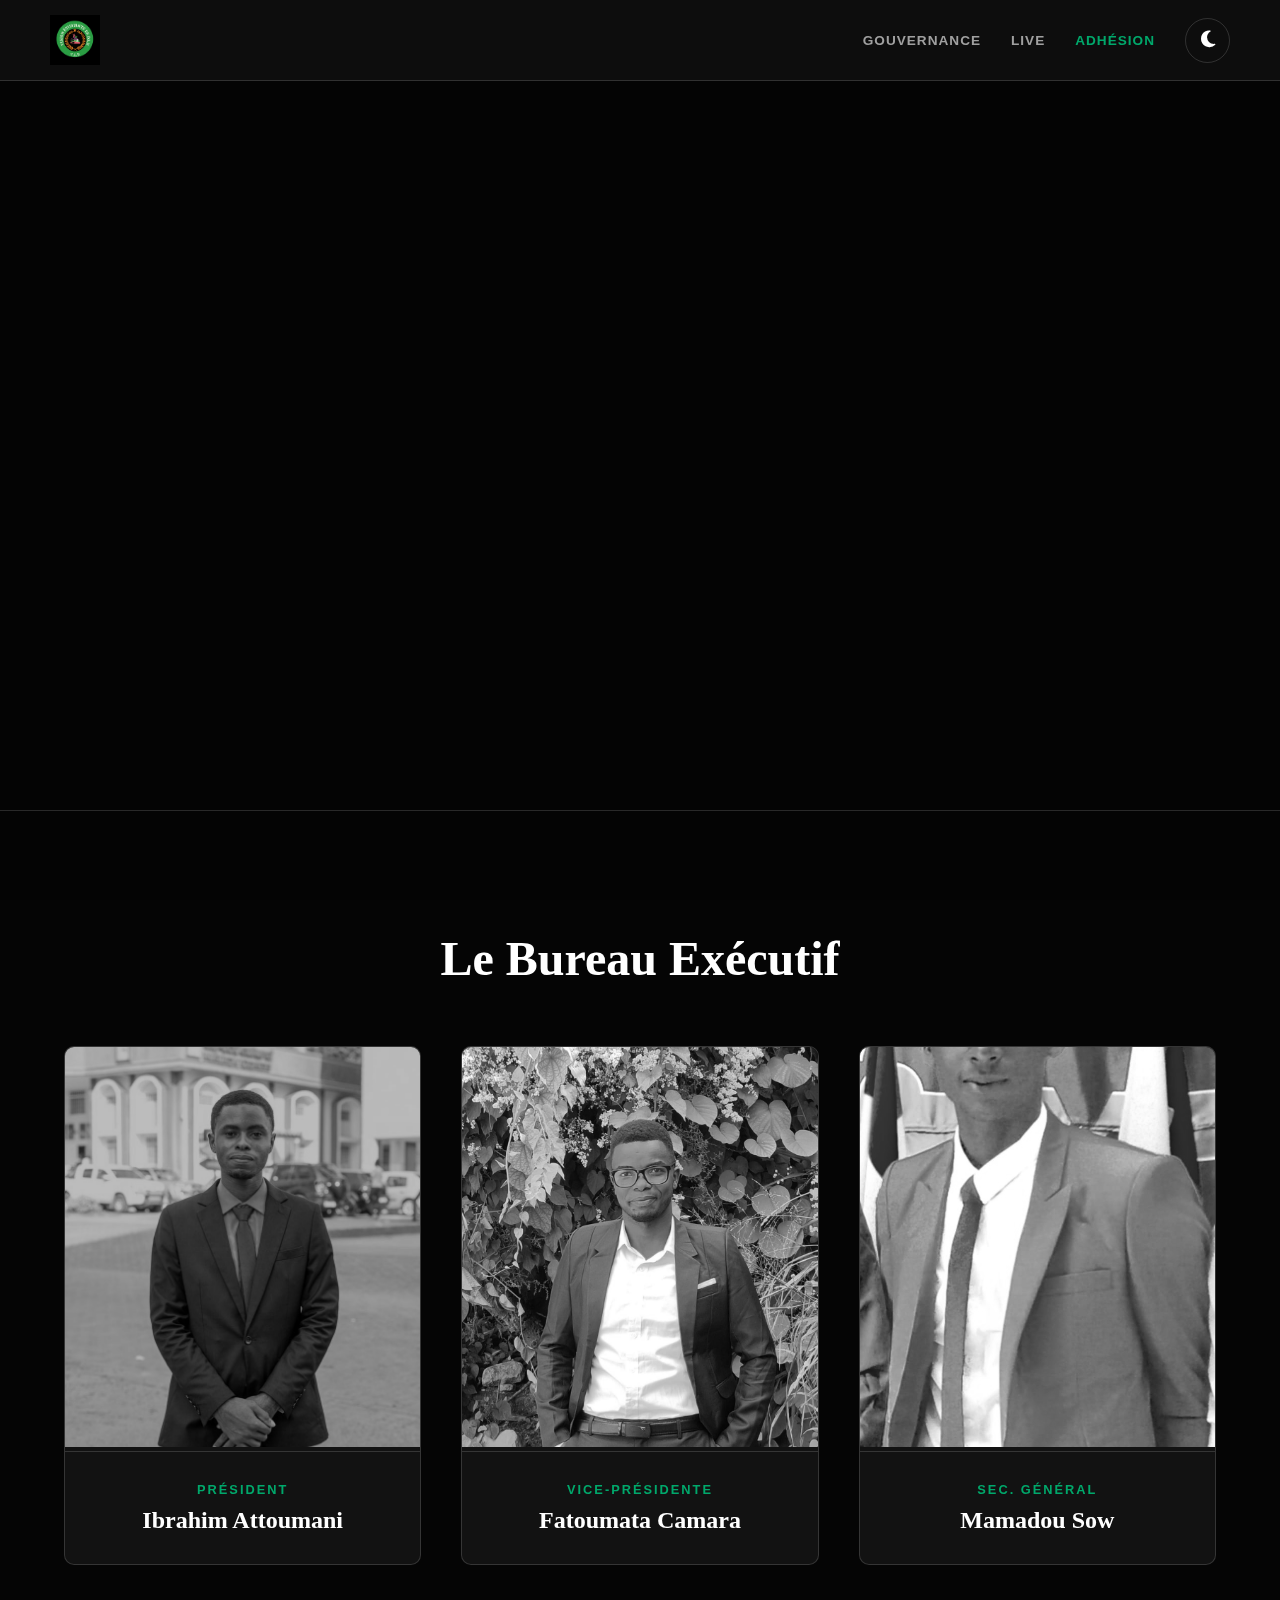
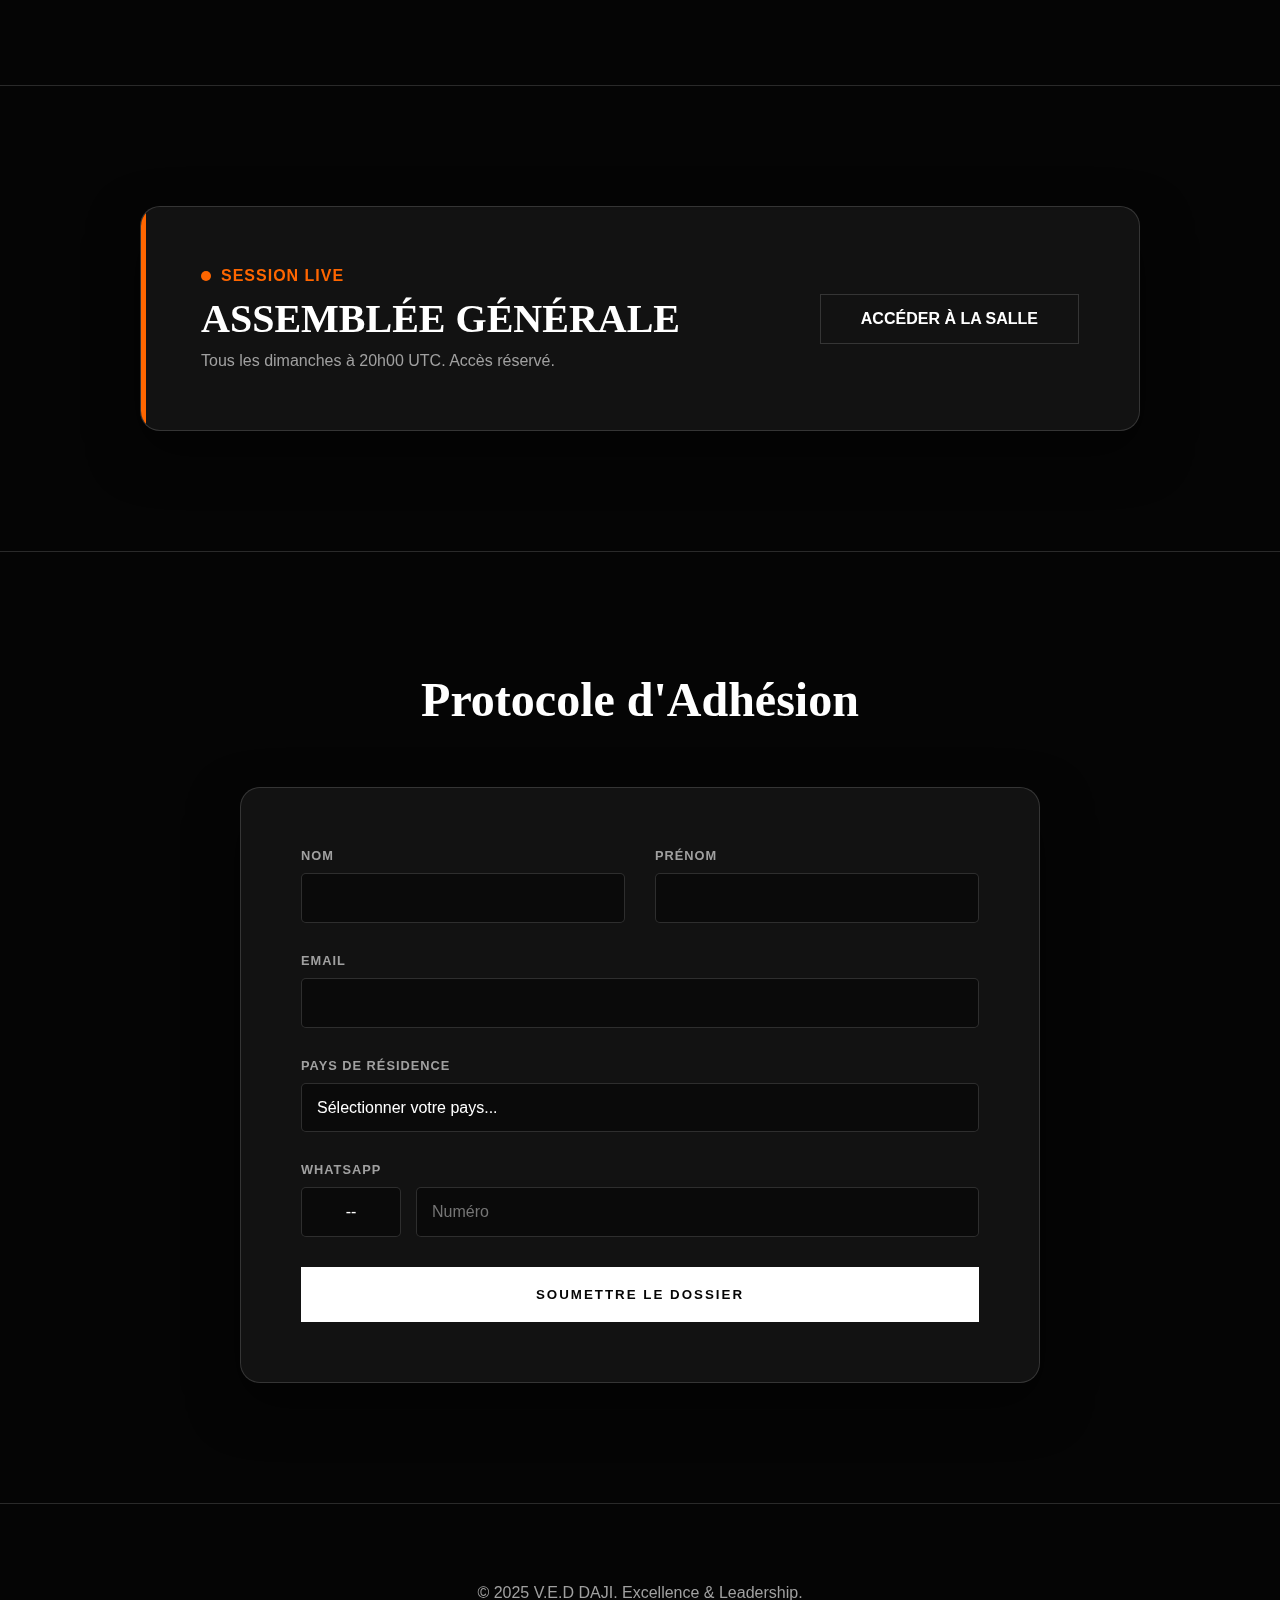
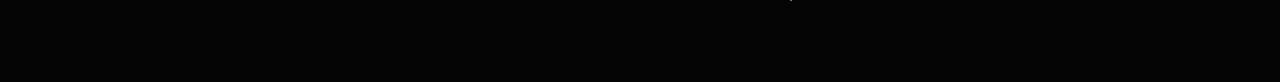
<file: index.html>
<!DOCTYPE html>
<html lang="fr" data-theme="dark">
<head>
    <meta charset="UTF-8">
    <meta name="viewport" content="width=device-width, initial-scale=1.0, maximum-scale=1.0, user-scalable=no">
    <title>V.E.D DAJI | Portail International</title>
    
    <!-- FONTS DE HAUTE QUALITÉ -->
    <link href="https://api.fontshare.com/v2/css?f[]=satoshi@400,500,700,900&display=swap" rel="stylesheet">
    <link href="https://api.fontshare.com/v2/css?f[]=clash-display@400,600,700&display=swap" rel="stylesheet">
    <!-- ICONES -->
    <link rel="stylesheet" href="https://cdnjs.cloudflare.com/ajax/libs/font-awesome/6.4.0/css/all.min.css">

    <style>
        /* =========================================
           1. CHARTE GRAPHIQUE (JOUR / NUIT)
        ========================================= */
        :root {
            --primary: #00A86B;       /* Vert V.E.D */
            --accent: #FF6600;        /* Orange */
            --gold: #FFD700;          /* Or */
            
            /* SOMBRE (Par défaut) */
            --bg-body: #050505;
            --bg-glass: rgba(15, 15, 15, 0.85);
            --bg-card: #121212;
            --text-main: #ffffff;
            --text-muted: #a0a0a0;
            --border: rgba(255, 255, 255, 0.15);
            --shadow: 0 20px 50px rgba(0,0,0,0.5);
            --input-bg: #0a0a0a;
        }

        [data-theme="light"] {
            /* CLAIR */
            --bg-body: #F5F7FA;
            --bg-glass: rgba(255, 255, 255, 0.9);
            --bg-card: #ffffff;
            --text-main: #0F172A;
            --text-muted: #64748B;
            --border: rgba(0, 0, 0, 0.1);
            --shadow: 0 20px 50px rgba(0,0,0,0.05);
            --input-bg: #F1F5F9;
        }

        * { margin: 0; padding: 0; box-sizing: border-box; font-family: 'Satoshi', sans-serif; }
        
        body {
            background-color: var(--bg-body); color: var(--text-main);
            overflow-x: hidden; transition: background 0.5s ease, color 0.5s ease;
        }

        /* --- 2. FOND & AMBIANCE --- */
        .background-wrapper {
            position: fixed; top: 0; left: 0; width: 100%; height: 100%; z-index: -2;
        }
        .background-img {
            width: 100%; height: 100%; object-fit: cover;
            /* Si tu as une image de fond, mets-la ici dans l'URL */
            background-image: url('https://images.unsplash.com/photo-1451187580459-43490279c0fa?q=80&w=1920');
            background-size: cover; background-position: center;
            animation: slowZoom 60s infinite alternate;
        }
        @keyframes slowZoom { from { transform: scale(1); } to { transform: scale(1.1); } }

        .background-overlay {
            position: fixed; top: 0; left: 0; width: 100%; height: 100%; z-index: -1;
            background: var(--bg-body); opacity: 0.85; transition: 0.5s;
        }

        /* --- 3. HEADER (LOGO + BOUTON THEME) --- */
        header {
            position: fixed; top: 0; width: 100%; z-index: 1000; padding: 15px 50px;
            background: var(--bg-glass); backdrop-filter: blur(20px);
            border-bottom: 1px solid var(--border); transition: 0.4s;
        }
        .nav-content { max-width: 1400px; margin: 0 auto; display: flex; justify-content: space-between; align-items: center; }

        /* GESTION DU LOGO */
        .logo-area { text-decoration: none; display: flex; align-items: center; gap: 15px; }
        .logo-img { 
            height: 50px; width: auto; object-fit: contain; 
            /* Filtre pour rendre le logo visible selon le thème si besoin */
        }
        .logo-text { font-family: 'Clash Display'; font-weight: 700; font-size: 1.5rem; color: var(--text-main); text-transform: uppercase; letter-spacing: 2px; }
        .logo-text span { color: var(--primary); }

        .nav-links { display: flex; gap: 30px; align-items: center; }
        .nav-link { 
            text-decoration: none; color: var(--text-muted); font-weight: 700; font-size: 0.85rem; 
            text-transform: uppercase; letter-spacing: 1px; transition: 0.3s;
        }
        .nav-link:hover { color: var(--text-main); }

        /* BOUTON SOMBRE / CLAIR */
        .theme-btn { 
            cursor: pointer; background: transparent; border: 1px solid var(--border); color: var(--text-main); 
            width: 45px; height: 45px; border-radius: 50%; display: flex; align-items: center; justify-content: center; 
            transition: 0.3s; font-size: 1.2rem;
        }
        .theme-btn:hover { background: var(--primary); border-color: var(--primary); color: white; transform: rotate(180deg); }

        /* --- 4. HERO SECTION --- */
        .hero {
            height: 90vh; display: flex; flex-direction: column; justify-content: center; align-items: center;
            text-align: center; padding: 0 20px; position: relative;
        }
        .badge {
            border: 1px solid var(--gold); color: var(--gold); padding: 8px 20px; border-radius: 50px; 
            font-size: 0.8rem; font-weight: 700; text-transform: uppercase; letter-spacing: 2px;
            margin-bottom: 30px; opacity: 0; animation: fadeUp 1s forwards 0.2s;
        }
        h1 {
            font-family: 'Clash Display'; font-size: clamp(3rem, 7vw, 6rem); line-height: 1.1; font-weight: 700; margin-bottom: 30px;
            color: var(--text-main); opacity: 0; animation: fadeUp 1s forwards 0.5s;
        }
        .cta-btn {
            display: inline-block; padding: 20px 60px; background: var(--text-main); color: var(--bg-body);
            border-radius: 100px; text-decoration: none; font-weight: 900; text-transform: uppercase; letter-spacing: 2px;
            transition: 0.3s; opacity: 0; animation: fadeUp 1s forwards 1.1s;
        }
        .cta-btn:hover { background: var(--primary); color: white; transform: translateY(-5px); }

        @keyframes fadeUp { from { opacity: 0; transform: translateY(40px); } to { opacity: 1; transform: translateY(0); } }

        /* --- 5. SECTIONS COMMUNES --- */
        .section { padding: 120px 5%; border-top: 1px solid var(--border); }
        .section-title { font-family: 'Clash Display'; font-size: 3rem; font-weight: 600; color: var(--text-main); text-align: center; margin-bottom: 60px; }

        /* --- 6. RÉUNION (GOOGLE MEET) --- */
        .meet-card {
            max-width: 1000px; margin: 0 auto; background: var(--bg-card); border: 1px solid var(--border);
            padding: 60px; display: flex; align-items: center; justify-content: space-between; flex-wrap: wrap; gap: 40px;
            box-shadow: var(--shadow); position: relative; overflow: hidden; border-radius: 20px;
        }
        .meet-card::before { content: ''; position: absolute; left: 0; top: 0; height: 100%; width: 5px; background: var(--accent); }
        
        .live-status { display: flex; align-items: center; gap: 10px; color: var(--accent); font-weight: 900; letter-spacing: 1px; margin-bottom: 10px; }
        .pulse { width: 10px; height: 10px; background: var(--accent); border-radius: 50%; animation: pulse 1.5s infinite; }
        @keyframes pulse { 0% { opacity: 1; } 50% { opacity: 0.4; } 100% { opacity: 1; } }

        .meet-link {
            padding: 15px 40px; border: 1px solid var(--border); color: var(--text-main); text-decoration: none;
            font-weight: 700; text-transform: uppercase; transition: 0.3s;
        }
        .meet-link:hover { background: var(--text-main); color: var(--bg-body); }

        /* --- 7. BUREAU EXÉCUTIF --- */
        .grid-3 { display: grid; grid-template-columns: repeat(auto-fit, minmax(300px, 1fr)); gap: 40px; }
        .member-card {
            background: var(--bg-card); border: 1px solid var(--border); transition: 0.4s;
            position: relative; overflow: hidden; border-radius: 10px;
        }
        .member-card:hover { transform: translateY(-10px); border-color: var(--primary); }
        
        .member-img { width: 100%; height: 400px; object-fit: cover; filter: grayscale(100%); transition: 0.6s; }
        .member-card:hover .member-img { filter: grayscale(0%); transform: scale(1.05); }
        
        .member-info { padding: 30px; text-align: center; border-top: 1px solid var(--border); }
        .member-role { font-size: 0.8rem; color: var(--primary); font-weight: 700; text-transform: uppercase; letter-spacing: 2px; display: block; margin-bottom: 10px; }
        .member-name { font-family: 'Clash Display'; font-size: 1.5rem; font-weight: 600; color: var(--text-main); }

        /* --- 8. FORMULAIRE D'ADHÉSION (MONDIAL) --- */
        .form-container { max-width: 800px; margin: 0 auto; background: var(--bg-card); padding: 60px; border: 1px solid var(--border); box-shadow: var(--shadow); border-radius: 20px; }
        
        .form-row { display: grid; grid-template-columns: 1fr 1fr; gap: 30px; margin-bottom: 30px; }
        .input-group { margin-bottom: 30px; }
        
        label { display: block; font-size: 0.8rem; font-weight: 700; text-transform: uppercase; color: var(--text-muted); margin-bottom: 10px; letter-spacing: 1px; }
        
        .input-field {
            width: 100%; padding: 15px; background: var(--input-bg); border: 1px solid var(--border);
            color: var(--text-main); font-size: 1rem; outline: none; transition: 0.3s; border-radius: 5px;
        }
        .input-field:focus { border-color: var(--primary); }
        
        /* Selecteur de Pays Standard pour compatibilité maximale */
        select.input-field { cursor: pointer; appearance: none; }
        
        .btn-submit {
            width: 100%; padding: 20px; background: var(--text-main); color: var(--bg-body); border: none;
            font-weight: 900; text-transform: uppercase; letter-spacing: 2px; cursor: pointer; transition: 0.3s;
        }
        .btn-submit:hover { background: var(--primary); color: white; }

        /* FOOTER */
        footer { padding: 80px 0; text-align: center; border-top: 1px solid var(--border); color: var(--text-muted); }

        /* MOBILE */
        @media (max-width: 900px) {
            .form-row { grid-template-columns: 1fr; }
            h1 { font-size: 3rem; }
            .nav-links { display: none; } /* Menu caché sur mobile pour la démo */
            .meet-card { justify-content: center; text-align: center; }
            header { padding: 15px 20px; }
        }
    </style>
</head>
<body>

    <!-- 1. FOND D'ÉCRAN CINÉMATIQUE -->
    <div class="background-wrapper">
        <div class="background-img"></div>
        <div class="background-overlay"></div>
    </div>

    <!-- 2. HEADER AVEC LOGO & BOUTON THEME -->
    <header>
        <div class="nav-content">
            <a href="#" class="logo-area">
                <!-- IMPORTANT : Si 'logo.png' existe, il s'affiche. Sinon, le texte s'affiche. -->
                <img src="images/V.E.D.png" alt="Logo V.E.D" class="logo-img" onerror="this.style.display='none'; this.nextElementSibling.style.display='block';">
                <div class="logo-text" style="display:none;">V.E.D <span>DAJI</span></div>
            </a>
            
            <div class="nav-links">
                <a href="#bureau" class="nav-link">Gouvernance</a>
                <a href="#meet" class="nav-link">Live</a>
                <a href="#contact" class="nav-link" style="color:var(--primary)">Adhésion</a>
                <!-- Le fameux bouton sombre/clair -->
                <button class="theme-btn" id="themeToggle"><i class="fa-solid fa-moon"></i></button>
            </div>
        </div>
    </header>

    <!-- 3. HERO -->
    <section class="hero">
        <div class="badge">RÉSEAU INTERNATIONAL</div>
        <h1>L'ÉLITE <br> MONDIALE.</h1>
        <a href="#contact" class="cta-btn">Rejoindre l'Alliance</a>
    </section>

    <!-- 4. BUREAU EXECUTIF -->
    <section id="bureau" class="section">
        <h2 class="section-title">Le Bureau Exécutif</h2>
        
        <div class="grid-3">
            <div class="member-card">
                <!-- Remplace par 'president.jpg' -->
                <img src="images/president.jpg" class="member-img" onerror="this.src='https://images.unsplash.com/photo-1560250097-0b93528c311a?q=80&w=800'">
                <div class="member-info">
                    <span class="member-role">PRÉSIDENT</span>
                    <h3 class="member-name">Ibrahim Attoumani</h3>
                </div>
            </div>

            <div class="member-card">
                <img src="images/vice.jpg" class="member-img" onerror="this.src='https://images.unsplash.com/photo-1573496359142-b8d87734a5a2?q=80&w=800'">
                <div class="member-info">
                    <span class="member-role">VICE-PRÉSIDENTE</span>
                    <h3 class="member-name">Fatoumata Camara</h3>
                </div>
            </div>

            <div class="member-card">
                <img src="images/sg.jpg" class="member-img" onerror="this.src='https://images.unsplash.com/photo-1519085360753-af0119f7cbe7?q=80&w=800'">
                <div class="member-info">
                    <span class="member-role">SEC. GÉNÉRAL</span>
                    <h3 class="member-name">Mamadou Sow</h3>
                </div>
            </div>
        </div>
    </section>

    <!-- 5. RÉUNION -->
    <section id="meet" class="section">
        <div class="meet-card">
            <div>
                <div class="live-status"><div class="pulse"></div> SESSION LIVE</div>
                <h2 style="font-family:'Clash Display'; font-size:2.5rem; color:var(--text-main); margin-bottom:10px;">ASSEMBLÉE GÉNÉRALE</h2>
                <p style="color:var(--text-muted);">Tous les dimanches à 20h00 UTC. Accès réservé.</p>
            </div>
            <a href="https://meet.google.com/" target="_blank" class="meet-link">ACCÉDER À LA SALLE</a>
        </div>
    </section>

    <!-- 6. FORMULAIRE D'ADHÉSION MONDIAL -->
    <section id="contact" class="section">
        <div class="section-header">
            <h2 class="section-title">Protocole d'Adhésion</h2>
        </div>

        <div class="form-container">
            <form action="https://formspree.io/f/TON_ID_FORMSPREE" method="POST">
                <div class="form-row">
                    <div>
                        <label>Nom</label>
                        <input type="text" name="nom" class="input-field" required>
                    </div>
                    <div>
                        <label>Prénom</label>
                        <input type="text" name="prenom" class="input-field" required>
                    </div>
                </div>

                <div class="input-group">
                    <label>Email</label>
                    <input type="email" name="email" class="input-field" required>
                </div>

                <!-- SELECTEUR DE PAYS UNIVERSEL -->
                <div class="input-group">
                    <label>Pays de Résidence</label>
                    <select name="pays" id="countrySelect" class="input-field" required>
                        <option value="">Chargement de la liste mondiale...</option>
                    </select>
                </div>

                <div class="input-group">
                    <label>WhatsApp</label>
                    <div style="display:flex; gap:15px;">
                        <input type="text" id="dialCode" class="input-field" style="width:100px; text-align:center;" readonly value="--">
                        <input type="tel" name="phone" class="input-field" placeholder="Numéro" required>
                    </div>
                </div>

                <button type="submit" class="btn-submit">SOUMETTRE LE DOSSIER</button>
            </form>
        </div>
    </section>

    <footer>
        <p>© 2025 V.E.D DAJI. Excellence & Leadership.</p>
    </footer>

    <script>
        // 1. THEME TOGGLE (FONCTIONNE PARFAITEMENT)
        const btn = document.getElementById('themeToggle');
        const html = document.documentElement;
        
        btn.addEventListener('click', () => {
            if(html.getAttribute('data-theme') === 'light') {
                html.setAttribute('data-theme', 'dark');
                btn.innerHTML = '<i class="fa-solid fa-moon"></i>';
            } else {
                html.setAttribute('data-theme', 'light');
                btn.innerHTML = '<i class="fa-solid fa-sun"></i>';
            }
        });

        // 2. BASE DE DONNÉES MASSIVE (+240 PAYS & ILES)
        // Générée pour couvrir le monde entier
        const countries = [
            {n:"Afghanistan", d:"+93", c:"AF"}, {n:"Afrique du Sud", d:"+27", c:"ZA"}, {n:"Albanie", d:"+355", c:"AL"},
            {n:"Algérie", d:"+213", c:"DZ"}, {n:"Allemagne", d:"+49", c:"DE"}, {n:"Andorre", d:"+376", c:"AD"},
            {n:"Angola", d:"+244", c:"AO"}, {n:"Arabie saoudite", d:"+966", c:"SA"}, {n:"Argentine", d:"+54", c:"AR"},
            {n:"Arménie", d:"+374", c:"AM"}, {n:"Australie", d:"+61", c:"AU"}, {n:"Autriche", d:"+43", c:"AT"},
            {n:"Azerbaïdjan", d:"+994", c:"AZ"}, {n:"Bahamas", d:"+1", c:"BS"}, {n:"Bahreïn", d:"+973", c:"BH"},
            {n:"Bangladesh", d:"+880", c:"BD"}, {n:"Barbade", d:"+1", c:"BB"}, {n:"Belgique", d:"+32", c:"BE"},
            {n:"Belize", d:"+501", c:"BZ"}, {n:"Bénin", d:"+229", c:"BJ"}, {n:"Bhoutan", d:"+975", c:"BT"},
            {n:"Biélorussie", d:"+375", c:"BY"}, {n:"Birmanie", d:"+95", c:"MM"}, {n:"Bolivie", d:"+591", c:"BO"},
            {n:"Bosnie-Herzégovine", d:"+387", c:"BA"}, {n:"Botswana", d:"+267", c:"BW"}, {n:"Brésil", d:"+55", c:"BR"},
            {n:"Brunei", d:"+673", c:"BN"}, {n:"Bulgarie", d:"+359", c:"BG"}, {n:"Burkina Faso", d:"+226", c:"BF"},
            {n:"Burundi", d:"+257", c:"BI"}, {n:"Cambodge", d:"+855", c:"KH"}, {n:"Cameroun", d:"+237", c:"CM"},
            {n:"Canada", d:"+1", c:"CA"}, {n:"Cap-Vert", d:"+238", c:"CV"}, {n:"Centrafrique", d:"+236", c:"CF"},
            {n:"Chili", d:"+56", c:"CL"}, {n:"Chine", d:"+86", c:"CN"}, {n:"Chypre", d:"+357", c:"CY"},
            {n:"Colombie", d:"+57", c:"CO"}, {n:"Comores", d:"+269", c:"KM"}, {n:"Congo-Brazzaville", d:"+242", c:"CG"},
            {n:"Congo-Kinshasa", d:"+243", c:"CD"}, {n:"Corée du Nord", d:"+850", c:"KP"}, {n:"Corée du Sud", d:"+82", c:"KR"},
            {n:"Costa Rica", d:"+506", c:"CR"}, {n:"Côte d'Ivoire", d:"+225", c:"CI"}, {n:"Croatie", d:"+385", c:"HR"},
            {n:"Cuba", d:"+53", c:"CU"}, {n:"Danemark", d:"+45", c:"DK"}, {n:"Djibouti", d:"+253", c:"DJ"},
            {n:"Dominique", d:"+1", c:"DM"}, {n:"Égypte", d:"+20", c:"EG"}, {n:"Émirats arabes unis", d:"+971", c:"AE"},
            {n:"Équateur", d:"+593", c:"EC"}, {n:"Érythrée", d:"+291", c:"ER"}, {n:"Espagne", d:"+34", c:"ES"},
            {n:"Estonie", d:"+372", c:"EE"}, {n:"États-Unis", d:"+1", c:"US"}, {n:"Éthiopie", d:"+251", c:"ET"},
            {n:"Fidji", d:"+679", c:"FJ"}, {n:"Finlande", d:"+358", c:"FI"}, {n:"France", d:"+33", c:"FR"},
            {n:"Gabon", d:"+241", c:"GA"}, {n:"Gambie", d:"+220", c:"GM"}, {n:"Géorgie", d:"+995", c:"GE"},
            {n:"Ghana", d:"+233", c:"GH"}, {n:"Grèce", d:"+30", c:"GR"}, {n:"Grenade", d:"+1", c:"GD"},
            {n:"Guatemala", d:"+502", c:"GT"}, {n:"Guinée", d:"+224", c:"GN"}, {n:"Guinée équatoriale", d:"+240", c:"GQ"},
            {n:"Guinée-Bissau", d:"+245", c:"GW"}, {n:"Guyana", d:"+592", c:"GY"}, {n:"Haïti", d:"+509", c:"HT"},
            {n:"Honduras", d:"+504", c:"HN"}, {n:"Hongrie", d:"+36", c:"HU"}, {n:"Inde", d:"+91", c:"IN"},
            {n:"Indonésie", d:"+62", c:"ID"}, {n:"Irak", d:"+964", c:"IQ"}, {n:"Iran", d:"+98", c:"IR"},
            {n:"Irlande", d:"+353", c:"IE"}, {n:"Islande", d:"+354", c:"IS"}, {n:"Israël", d:"+972", c:"IL"},
            {n:"Italie", d:"+39", c:"IT"}, {n:"Jamaïque", d:"+1", c:"JM"}, {n:"Japon", d:"+81", c:"JP"},
            {n:"Jordanie", d:"+962", c:"JO"}, {n:"Kazakhstan", d:"+7", c:"KZ"}, {n:"Kenya", d:"+254", c:"KE"},
            {n:"Kirghizistan", d:"+996", c:"KG"}, {n:"Kiribati", d:"+686", c:"KI"}, {n:"Koweït", d:"+965", c:"KW"},
            {n:"Laos", d:"+856", c:"LA"}, {n:"Lesotho", d:"+266", c:"LS"}, {n:"Lettonie", d:"+371", c:"LV"},
            {n:"Liban", d:"+961", c:"LB"}, {n:"Liberia", d:"+231", c:"LR"}, {n:"Libye", d:"+218", c:"LY"},
            {n:"Liechtenstein", d:"+423", c:"LI"}, {n:"Lituanie", d:"+370", c:"LT"}, {n:"Luxembourg", d:"+352", c:"LU"},
            {n:"Macédoine du Nord", d:"+389", c:"MK"}, {n:"Madagascar", d:"+261", c:"MG"}, {n:"Malaisie", d:"+60", c:"MY"},
            {n:"Malawi", d:"+265", c:"MW"}, {n:"Maldives", d:"+960", c:"MV"}, {n:"Mali", d:"+223", c:"ML"},
            {n:"Malte", d:"+356", c:"MT"}, {n:"Maroc", d:"+212", c:"MA"}, {n:"Marshall", d:"+692", c:"MH"},
            {n:"Maurice", d:"+230", c:"MU"}, {n:"Mauritanie", d:"+222", c:"MR"}, {n:"Mexique", d:"+52", c:"MX"},
            {n:"Micronésie", d:"+691", c:"FM"}, {n:"Moldavie", d:"+373", c:"MD"}, {n:"Monaco", d:"+377", c:"MC"},
            {n:"Mongolie", d:"+976", c:"MN"}, {n:"Monténégro", d:"+382", c:"ME"}, {n:"Mozambique", d:"+258", c:"MZ"},
            {n:"Namibie", d:"+264", c:"NA"}, {n:"Nauru", d:"+674", c:"NR"}, {n:"Népal", d:"+977", c:"NP"},
            {n:"Nicaragua", d:"+505", c:"NI"}, {n:"Niger", d:"+227", c:"NE"}, {n:"Nigeria", d:"+234", c:"NG"},
            {n:"Norvège", d:"+47", c:"NO"}, {n:"Nouvelle-Zélande", d:"+64", c:"NZ"}, {n:"Oman", d:"+968", c:"OM"},
            {n:"Ouganda", d:"+256", c:"UG"}, {n:"Ouzbékistan", d:"+998", c:"UZ"}, {n:"Pakistan", d:"+92", c:"PK"},
            {n:"Palaos", d:"+680", c:"PW"}, {n:"Palestine", d:"+970", c:"PS"}, {n:"Panama", d:"+507", c:"PA"},
            {n:"Papouasie-Nouvelle-Guinée", d:"+675", c:"PG"}, {n:"Paraguay", d:"+595", c:"PY"}, {n:"Pays-Bas", d:"+31", c:"NL"},
            {n:"Pérou", d:"+51", c:"PE"}, {n:"Philippines", d:"+63", c:"PH"}, {n:"Pologne", d:"+48", c:"PL"},
            {n:"Portugal", d:"+351", c:"PT"}, {n:"Qatar", d:"+974", c:"QA"}, {n:"Roumanie", d:"+40", c:"RO"},
            {n:"Royaume-Uni", d:"+44", c:"GB"}, {n:"Russie", d:"+7", c:"RU"}, {n:"Rwanda", d:"+250", c:"RW"},
            {n:"Saint-Christophe-et-Niévès", d:"+1", c:"KN"}, {n:"Sainte-Lucie", d:"+1", c:"LC"}, {n:"Saint-Marin", d:"+378", c:"SM"},
            {n:"Saint-Vincent-et-les-Grenadines", d:"+1", c:"VC"}, {n:"Salomon", d:"+677", c:"SB"}, {n:"Salvador", d:"+503", c:"SV"},
            {n:"Samoa", d:"+685", c:"WS"}, {n:"Sao Tomé-et-Principe", d:"+239", c:"ST"}, {n:"Sénégal", d:"+221", c:"SN"},
            {n:"Serbie", d:"+381", c:"RS"}, {n:"Seychelles", d:"+248", c:"SC"}, {n:"Sierra Leone", d:"+232", c:"SL"},
            {n:"Singapour", d:"+65", c:"SG"}, {n:"Slovaquie", d:"+421", c:"SK"}, {n:"Slovénie", d:"+386", c:"SI"},
            {n:"Somalie", d:"+252", c:"SO"}, {n:"Soudan", d:"+249", c:"SD"}, {n:"Soudan du Sud", d:"+211", c:"SS"},
            {n:"Sri Lanka", d:"+94", c:"LK"}, {n:"Suède", d:"+46", c:"SE"}, {n:"Suisse", d:"+41", c:"CH"},
            {n:"Suriname", d:"+597", c:"SR"}, {n:"Syrie", d:"+963", c:"SY"}, {n:"Tadjikistan", d:"+992", c:"TJ"},
            {n:"Tanzanie", d:"+255", c:"TZ"}, {n:"Tchad", d:"+235", c:"TD"}, {n:"Tchéquie", d:"+420", c:"CZ"},
            {n:"Thaïlande", d:"+66", c:"TH"}, {n:"Timor oriental", d:"+670", c:"TL"}, {n:"Togo", d:"+228", c:"TG"},
            {n:"Tonga", d:"+676", c:"TO"}, {n:"Trinité-et-Tobago", d:"+1", c:"TT"}, {n:"Tunisie", d:"+216", c:"TN"},
            {n:"Turkménistan", d:"+993", c:"TM"}, {n:"Turquie", d:"+90", c:"TR"}, {n:"Tuvalu", d:"+688", c:"TV"},
            {n:"Ukraine", d:"+380", c:"UA"}, {n:"Uruguay", d:"+598", c:"UY"}, {n:"Vanuatu", d:"+678", c:"VU"},
            {n:"Vatican", d:"+379", c:"VA"}, {n:"Venezuela", d:"+58", c:"VE"}, {n:"Vietnam", d:"+84", c:"VN"},
            {n:"Yémen", d:"+967", c:"YE"}, {n:"Zambie", d:"+260", c:"ZM"}, {n:"Zimbabwe", d:"+263", c:"ZW"},
            /* TERRITOIRES ET ILES */
            {n:"Guadeloupe", d:"+590", c:"GP"}, {n:"Martinique", d:"+596", c:"MQ"}, {n:"Guyane", d:"+594", c:"GF"},
            {n:"La Réunion", d:"+262", c:"RE"}, {n:"Mayotte", d:"+262", c:"YT"}, {n:"Polynésie française", d:"+689", c:"PF"},
            {n:"Nouvelle-Calédonie", d:"+687", c:"NC"}, {n:"Wallis-et-Futuna", d:"+681", c:"WF"},
            {n:"Saint-Martin", d:"+590", c:"MF"}, {n:"Saint-Barthélemy", d:"+590", c:"BL"}, {n:"Saint-Pierre-et-Miquelon", d:"+508", c:"PM"},
            {n:"Aruba", d:"+297", c:"AW"}, {n:"Curaçao", d:"+599", c:"CW"}, {n:"Groenland", d:"+299", c:"GL"},
            {n:"Porto Rico", d:"+1", c:"PR"}, {n:"Hong Kong", d:"+852", c:"HK"}, {n:"Macao", d:"+853", c:"MO"},
            {n:"Taïwan", d:"+886", c:"TW"}
        ];

        const select = document.getElementById('countrySelect');
        const dial = document.getElementById('dialCode');

        // Fonction pour générer le drapeau emoji depuis le code ISO
        function getFlag(code) {
            return code.toUpperCase().replace(/./g, x => String.fromCodePoint(x.charCodeAt(0) + 127397));
        }

        // Initialisation de la liste
        select.innerHTML = '<option value="">Sélectionner votre pays...</option>';
        
        // Tri alphabétique
        countries.sort((a,b) => a.n.localeCompare(b.n));

        // Remplissage
        countries.forEach(c => {
            const opt = document.createElement('option');
            opt.value = c.d; // On stocke l'indicatif
            opt.textContent = getFlag(c.c) + " " + c.n;
            select.appendChild(opt);
        });

        // Mise à jour de l'indicatif au changement
        select.addEventListener('change', function() {
            dial.value = this.value;
        });
    </script>
</body>
</html>
</file>
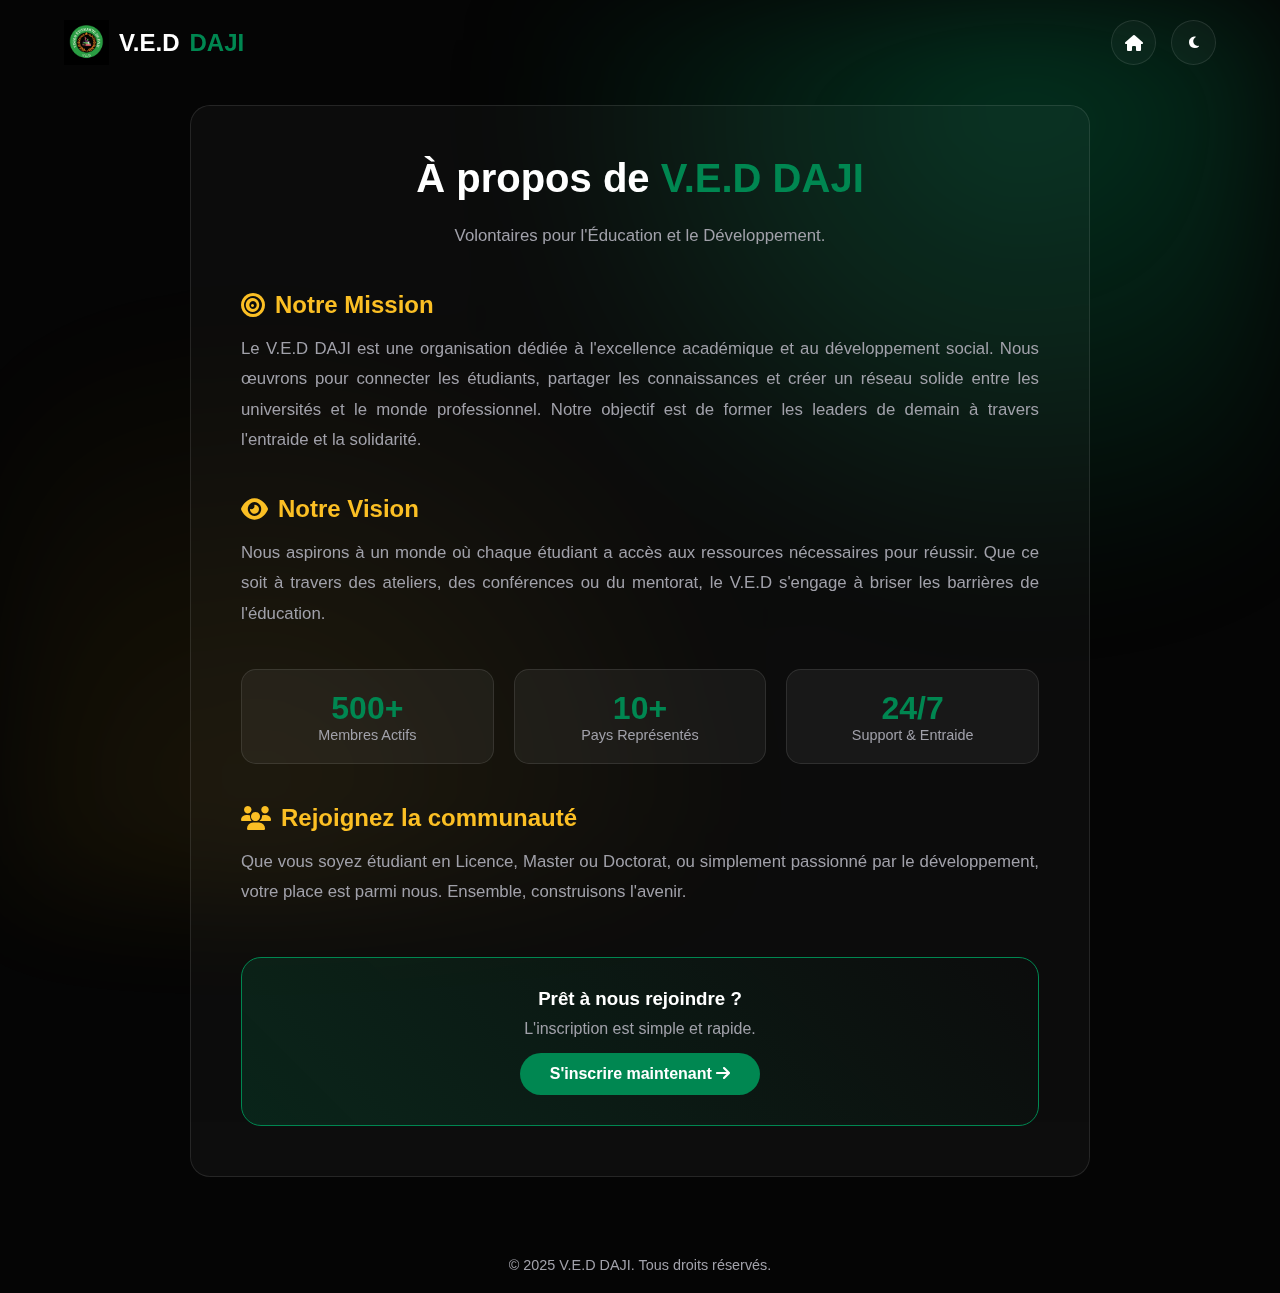
<file: apropos.html>
<!DOCTYPE html>
<html lang="fr" data-theme="dark">
<head>
    <meta charset="UTF-8">
    <meta name="viewport" content="width=device-width, initial-scale=1.0">
    <title>À Propos | V.E.D DAJI</title>
    <!-- Assurez-vous d'avoir une image nommée V.E.D.png -->
    <link rel="icon" type="image/png" href="images/V.E.D.png">

    <!-- POLICES & ICONES -->
    <link href="https://api.fontshare.com/v2/css?f[]=satoshi@400,500,700,900&display=swap" rel="stylesheet">
    <link rel="stylesheet" href="https://cdnjs.cloudflare.com/ajax/libs/font-awesome/6.4.0/css/all.min.css">

    <style>
        /* MÊMES VARIABLES QUE L'INDEX POUR LA COHÉRENCE */
        :root {
            --primary: #008751;       
            --primary-glow: rgba(0, 135, 81, 0.6);
            --gold: #fbbf24;
            --bg-body: #050505;
            --bg-glass: rgba(255, 255, 255, 0.03);
            --border: rgba(255, 255, 255, 0.1);
            --text-main: #ffffff;
            --text-muted: #a1a1aa;
            --radius: 20px;
        }

        [data-theme="light"] {
            --bg-body: #f0f2f5;
            --bg-glass: rgba(255, 255, 255, 0.8);
            --border: rgba(0, 0, 0, 0.05);
            --text-main: #111827;
            --text-muted: #4b5563;
        }

        * { margin: 0; padding: 0; box-sizing: border-box; font-family: 'Satoshi', sans-serif; }
        body { background: var(--bg-body); color: var(--text-main); min-height: 100vh; display: flex; flex-direction: column; overflow-x: hidden; transition: 0.5s; }

        /* HEADER */
        header { padding: 20px 5%; display: flex; justify-content: space-between; align-items: center; z-index: 100; }
        .logo { font-weight: 900; font-size: 1.5rem; display: flex; align-items: center; gap: 10px; color: var(--text-main); text-decoration: none; }
        .logo img { height: 45px; }
        .logo span { color: var(--primary); }

        .icon-btn { width: 45px; height: 45px; border-radius: 50%; background: var(--bg-glass); border: 1px solid var(--border); color: var(--text-main); display: flex; align-items: center; justify-content: center; cursor: pointer; transition: 0.3s; text-decoration: none; }
        .icon-btn:hover { background: var(--primary); color: white; }

        /* CONTENU SPECIFIQUE A PROPOS */
        .glass-container {
            width: 100%; max-width: 900px; margin: 20px auto 60px;
            background: var(--bg-glass); backdrop-filter: blur(25px);
            border: 1px solid var(--border); border-radius: var(--radius);
            padding: 50px; position: relative; overflow: hidden; animation: slideUp 0.8s ease;
        }
        @keyframes slideUp { from { transform: translateY(50px); opacity: 0; } to { transform: translateY(0); opacity: 1; } }

        h1 { font-size: 2.5rem; margin-bottom: 20px; text-align: center; }
        h1 span { color: var(--primary); }
        
        .section-title { font-size: 1.5rem; margin-top: 40px; margin-bottom: 15px; display: flex; align-items: center; gap: 10px; color: var(--gold); }
        .text-content { line-height: 1.8; color: var(--text-muted); font-size: 1.05rem; text-align: justify; }

        .stats-grid { display: grid; grid-template-columns: repeat(3, 1fr); gap: 20px; margin-top: 40px; }
        .stat-card { background: rgba(255,255,255,0.05); padding: 20px; border-radius: 15px; text-align: center; border: 1px solid var(--border); }
        .stat-number { font-size: 2rem; font-weight: 900; color: var(--primary); }
        .stat-label { font-size: 0.9rem; color: var(--text-muted); }

        .cta-box { margin-top: 50px; text-align: center; padding: 30px; background: linear-gradient(45deg, rgba(0,135,81,0.2), transparent); border-radius: 20px; border: 1px solid var(--primary); }
        .btn-join { padding: 12px 30px; background: var(--primary); color: white; text-decoration: none; border-radius: 30px; font-weight: 700; display: inline-block; margin-top: 15px; transition: 0.3s; }
        .btn-join:hover { transform: scale(1.05); box-shadow: 0 10px 20px var(--primary-glow); }

        @media(max-width: 768px) {
            .glass-container { padding: 25px; margin: 10px; width: auto; }
            .stats-grid { grid-template-columns: 1fr; }
            h1 { font-size: 2rem; }
        }

        .background-glow {
            position: fixed; top: 0; left: 0; width: 100%; height: 100%; z-index: -1;
            background: radial-gradient(circle at 80% 10%, var(--primary-glow), transparent 40%),
                        radial-gradient(circle at 20% 90%, rgba(251, 191, 36, 0.15), transparent 40%);
            filter: blur(60px); opacity: 0.6;
        }
    </style>
</head>
<body>

    <div class="background-glow"></div>

    <header>
        <a href="index.html" class="logo">
            <img src="images/V.E.D.png" alt="" onerror="this.style.display='none'">
            V.E.D <span>DAJI</span>
        </a>
        <div style="display:flex; gap:15px;">
            <!-- RETOUR A L'ACCUEIL -->
            <a href="index.html" class="icon-btn" title="Accueil"><i class="fa-solid fa-house"></i></a>
            
            <button id="theme-toggle" class="icon-btn"><i class="fa-solid fa-moon"></i></button>
        </div>
    </header>

    <div class="glass-container">
        <h1>À propos de <span>V.E.D DAJI</span></h1>
        
        <p class="text-content" style="text-align: center;">
            Volontaires pour l'Éducation et le Développement.
        </p>

        <h2 class="section-title"><i class="fa-solid fa-bullseye"></i> Notre Mission</h2>
        <p class="text-content">
            Le V.E.D DAJI est une organisation dédiée à l'excellence académique et au développement social. 
            Nous œuvrons pour connecter les étudiants, partager les connaissances et créer un réseau solide 
            entre les universités et le monde professionnel. Notre objectif est de former les leaders de demain 
            à travers l'entraide et la solidarité.
        </p>

        <h2 class="section-title"><i class="fa-solid fa-eye"></i> Notre Vision</h2>
        <p class="text-content">
            Nous aspirons à un monde où chaque étudiant a accès aux ressources nécessaires pour réussir. 
            Que ce soit à travers des ateliers, des conférences ou du mentorat, le V.E.D s'engage à briser 
            les barrières de l'éducation.
        </p>

        <!-- STATISTIQUES -->
        <div class="stats-grid">
            <div class="stat-card">
                <div class="stat-number">500+</div>
                <div class="stat-label">Membres Actifs</div>
            </div>
            <div class="stat-card">
                <div class="stat-number">10+</div>
                <div class="stat-label">Pays Représentés</div>
            </div>
            <div class="stat-card">
                <div class="stat-number">24/7</div>
                <div class="stat-label">Support & Entraide</div>
            </div>
        </div>

        <h2 class="section-title"><i class="fa-solid fa-users"></i> Rejoignez la communauté</h2>
        <p class="text-content">
            Que vous soyez étudiant en Licence, Master ou Doctorat, ou simplement passionné par le développement, 
            votre place est parmi nous. Ensemble, construisons l'avenir.
        </p>

        <div class="cta-box">
            <h3 style="color:white; margin-bottom:10px;">Prêt à nous rejoindre ?</h3>
            <p style="color:var(--text-muted);">L'inscription est simple et rapide.</p>
            <a href="inscription.html" class="btn-join">S'inscrire maintenant <i class="fa-solid fa-arrow-right"></i></a>
        </div>
    </div>

    <!-- PIED DE PAGE -->
    <footer style="text-align:center; padding:20px; color:var(--text-muted); font-size:0.9rem;">
        &copy; 2025 V.E.D DAJI. Tous droits réservés.
    </footer>

    <script>
        // GESTION DU THEME
        const themeBtn = document.getElementById('theme-toggle');
        const icon = themeBtn.querySelector('i');
        const html = document.documentElement;
        
        const savedTheme = localStorage.getItem('theme') || 'dark';
        html.setAttribute('data-theme', savedTheme);
        icon.className = savedTheme === 'light' ? 'fa-solid fa-sun' : 'fa-solid fa-moon';

        themeBtn.addEventListener('click', () => {
            const current = html.getAttribute('data-theme');
            const newTheme = current === 'dark' ? 'light' : 'dark';
            html.setAttribute('data-theme', newTheme);
            localStorage.setItem('theme', newTheme);
            icon.className = newTheme === 'light' ? 'fa-solid fa-sun' : 'fa-solid fa-moon';
        });
    </script>
</body>
</html>
</file>
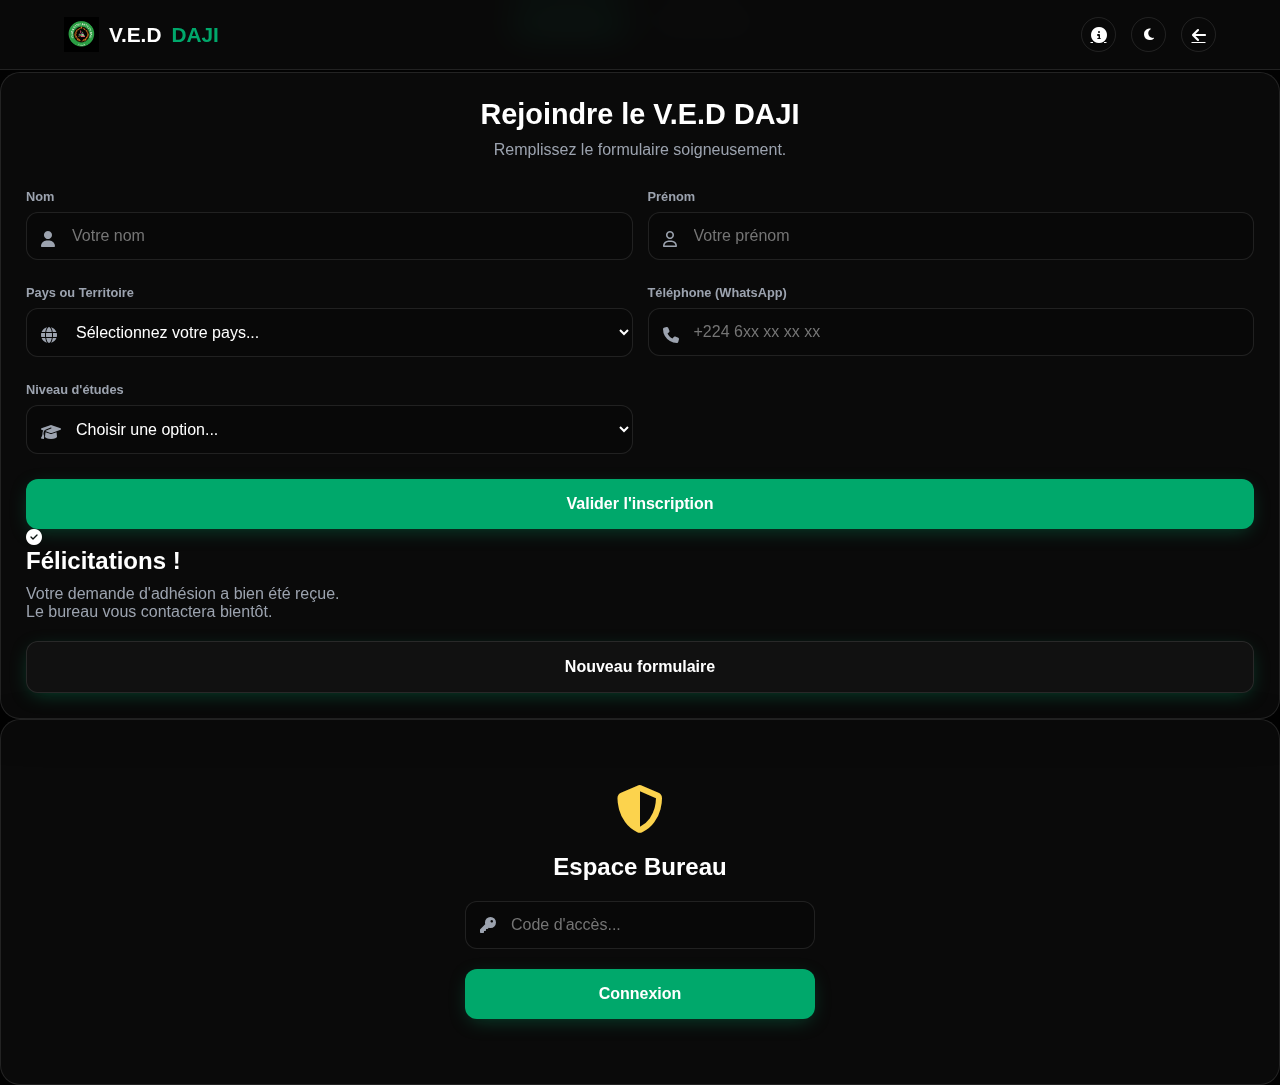
<file: inscription.html>
<!DOCTYPE html>
<html lang="fr" data-theme="dark">
<head>
    <meta charset="UTF-8">
    <meta name="viewport" content="width=device-width, initial-scale=1.0, maximum-scale=1.0, user-scalable=no">
    <title>Inscription | V.E.D DAJI</title>
    <link rel="icon" type="image/png" href="images/V.E.D.png">

    <link href="https://api.fontshare.com/v2/css?f[]=satoshi@400,500,700,900&display=swap" rel="stylesheet">
    <link rel="stylesheet" href="https://cdnjs.cloudflare.com/ajax/libs/font-awesome/6.4.0/css/all.min.css">

    <link rel="stylesheet" href="style.css">
</head>
<body>

    <div class="background-glow"></div>

    <header>
        <a href="index.html" class="logo">
            <img src="images/V.E.D.png" alt="" onerror="this.style.display='none'">
            V.E.D <span>DAJI</span>
        </a>
        <div style="display:flex; gap:15px;">
            <a href="apropos.html" class="icon-btn" title="À propos"><i class="fa-solid fa-circle-info"></i></a>
            <button id="theme-toggle" class="icon-btn"><i class="fa-solid fa-moon"></i></button>
            <a href="index.html" class="icon-btn" title="Accueil"><i class="fa-solid fa-arrow-left"></i></a>
        </div>
    </header>

    <div class="glass-container">
        <div class="tabs-wrapper">
            <div class="tabs">
                <div class="tab-bg" id="tab-pill"></div>
                <button class="tab-btn active" onclick="switchTab('member', this)">Inscription</button>
                <button class="tab-btn" onclick="switchTab('admin', this)">Administration</button>
            </div>
        </div>

        <div id="member-content" class="content-box active">
            
            <div id="form-ui">
                <div style="text-align:center; margin-bottom:30px;">
                    <h2 style="font-size:1.8rem; margin-bottom:10px;">Rejoindre le V.E.D DAJI</h2>
                    <p style="color:var(--text-muted);">Remplissez le formulaire soigneusement.</p>
                </div>

                <form id="inscriptionForm" name="submit-to-google-sheet">
                    <div class="form-grid">
                        <div class="input-group">
                            <label>Nom</label>
                            <input type="text" name="Nom" class="custom-input" placeholder="Votre nom" required>
                            <i class="fa-solid fa-user input-icon"></i>
                        </div>
                        <div class="input-group">
                            <label>Prénom</label>
                            <input type="text" name="Prénom" class="custom-input" placeholder="Votre prénom" required>
                            <i class="fa-regular fa-user input-icon"></i>
                        </div>

                        <div class="input-group select-wrapper full-width">
                            <label>Pays ou Territoire</label>
                            <select name="Pays" class="custom-input" required>
                                <option value="" disabled selected>Sélectionnez votre pays...</option>
                                <optgroup label="Fréquents">
                                    <option value="Guinée">🇬🇳 Guinée</option>
                                    <option value="Sénégal">🇸🇳 Sénégal</option>
                                    <option value="Côte d'Ivoire">🇨🇮 Côte d'Ivoire</option>
                                    <option value="France">🇫🇷 France</option>
                                    <option value="États-Unis">🇺🇸 États-Unis</option>
                                    <option value="Canada">🇨🇦 Canada</option>
                                </optgroup>
                                <optgroup label="Autres">
                                    <option value="Afghanistan">🇦🇫 Afghanistan</option>
                                    <option value="Algérie">🇩🇿 Algérie</option>
                                    <option value="Allemagne">🇩🇪 Allemagne</option>
                                    <option value="Belgique">🇧🇪 Belgique</option>
                                    <option value="Cameroun">🇨🇲 Cameroun</option>
                                    <option value="Chine">🇨🇳 Chine</option>
                                    <option value="Espagne">🇪🇸 Espagne</option>
                                    <option value="Gabon">🇬🇦 Gabon</option>
                                    <option value="Italie">🇮🇹 Italie</option>
                                    <option value="Japon">🇯🇵 Japon</option>
                                    <option value="Mali">🇲🇱 Mali</option>
                                    <option value="Maroc">🇲🇦 Maroc</option>
                                    <option value="Royaume-Uni">🇬🇧 Royaume-Uni</option>
                                    <option value="Russie">🇷🇺 Russie</option>
                                    <option value="Tunisie">🇹🇳 Tunisie</option>
                                    <option value="Turquie">🇹🇷 Turquie</option>
                                </optgroup>
                            </select>
                            <i class="fa-solid fa-globe input-icon"></i>
                        </div>

                        <div class="input-group">
                            <label>Téléphone (WhatsApp)</label>
                            <input type="tel" name="Téléphone" id="phoneInput" class="custom-input" placeholder="+224 6xx xx xx xx" required>
                            <i class="fa-solid fa-phone input-icon"></i>
                            <p id="phoneError" style="color:#ef4444; font-size:0.8rem; margin-top:5px; display:none;">
                                <i class="fa-solid fa-circle-exclamation"></i> L'indicatif pays est obligatoire (ex: +224...)
                            </p>
                        </div>

                        <div class="input-group select-wrapper full-width">
                            <label>Niveau d'études</label>
                            <select name="Niveau" class="custom-input" required>
                                <option value="" disabled selected>Choisir une option...</option>
                                <option value="Licence 1">Licence 1</option>
                                <option value="Licence 2">Licence 2</option>
                                <option value="Licence 3">Licence 3</option>
                                <option value="Master 1">Master 1</option>
                                <option value="Master 2">Master 2</option>
                                <option value="Doctorat">Doctorat</option>
                            </select>
                            <i class="fa-solid fa-graduation-cap input-icon"></i>
                        </div>
                    </div>

                    <button type="submit" class="btn-submit">
                        <span class="btn-text">Valider l'inscription</span>
                        <div class="loading-spinner"></div>
                    </button>
                </form>
            </div>

            <div id="success-ui" class="success-message">
                <i class="fa-solid fa-circle-check success-icon"></i>
                <h2>Félicitations !</h2>
                <p style="color:var(--text-muted); margin-top:10px;">Votre demande d'adhésion a bien été reçue.<br>Le bureau vous contactera bientôt.</p>
                <button onclick="location.reload()" class="btn-submit" style="margin-top:20px; background:var(--bg-glass); border:1px solid var(--border);">Nouveau formulaire</button>
            </div>

        </div>

        <div id="admin-content" class="content-box">
            <div id="login-screen" style="text-align:center; padding:40px 0;">
                <i class="fa-solid fa-shield-halved" style="font-size:3rem; color:var(--gold); margin-bottom:20px;"></i>
                <h2 style="margin-bottom:10px;">Espace Bureau</h2>
                <div style="position:relative; width:100%; max-width:350px; margin:20px auto;">
                    <input type="password" id="adminPass" class="custom-input" placeholder="Code d'accès..." onkeypress="handleEnter(event)">
                    <i class="fa-solid fa-key input-icon" style="top:50%; transform:translateY(-50%); left:15px;"></i>
                </div>
                <button class="btn-submit" onclick="checkAdmin()" style="max-width:350px; margin:0 auto;">Connexion</button>
                <p id="errorMsg" style="color:#ef4444; margin-top:15px; display:none;">Code incorrect</p>
            </div>

            <div id="dashboard" style="display:none;">
                <div style="display:flex; justify-content:space-between; align-items:center; margin-bottom:20px;">
                    <h3>Base de données</h3>
                    <button onclick="location.reload()" style="background:#ef4444; color:white; border:none; padding:8px 15px; border-radius:8px; cursor:pointer; font-weight:600;">Déconnexion</button>
                </div>
                <iframe id="sheetFrame" src="about:blank" style="width:100%; height:500px; border:none; border-radius:10px; background:white;"></iframe>
                <p style="text-align:center; margin-top:10px; font-size:0.8rem; color:var(--text-muted);">Connexion sécurisée au serveur.</p>
            </div>
        </div>
    </div>

    <script src="script.js" defer></script>
</body>
</html>
</file>
<file: style.css>
/* =========================================
   STYLE.CSS - VERSION FINALE NETTOYÉE
========================================= */

:root {
    --primary: #00A86B; /* Vert émeraude */
    --primary-dark: #005f3b;
    --primary-glow: rgba(0, 168, 107, 0.4);
    --gold: #FCD34D; 
    --bg-body: #030303; 
    --bg-glass: rgba(255, 255, 255, 0.03);
    --bg-glass-strong: rgba(10, 10, 10, 0.95);
    --border: rgba(255, 255, 255, 0.1); 
    --text-main: #ffffff;
    --text-muted: #9CA3AF;
    --radius: 20px;
    --shadow-card: 0 10px 40px -10px rgba(0,0,0,0.5);
}

[data-theme="light"] {
    --bg-body: #F3F4F6;
    --bg-glass: rgba(255, 255, 255, 0.8);
    --bg-glass-strong: rgba(255, 255, 255, 0.98);
    --border: rgba(0, 0, 0, 0.08);
    --text-main: #111827;
    --text-muted: #4B5563;
    --shadow-card: 0 10px 30px -5px rgba(0,0,0,0.1);
}

* { 
    margin: 0; padding: 0; box-sizing: border-box; 
    font-family: 'Satoshi', sans-serif; 
    -webkit-tap-highlight-color: transparent; 
}

/* BLOCAGE TOTAL DU SCROLL HORIZONTAL ET REBOND */
html, body {
    width: 100%;
    max-width: 100vw;
    overflow-x: hidden; /* Empêche le site de bouger à gauche/droite */
    overscroll-behavior-y: none; /* Empêche l'effet élastique sur iPhone */
    background: var(--bg-body);
    color: var(--text-main);
    transition: background 0.5s, color 0.5s;
}

/* --- HEADER --- */
header { 
    position: fixed; top: 0; left: 0; right: 0; z-index: 1000;
    padding: 15px 5%; background: var(--bg-glass-strong); 
    backdrop-filter: blur(15px); -webkit-backdrop-filter: blur(15px);
    border-bottom: 1px solid var(--border);
    display: flex; justify-content: space-between; align-items: center; 
    height: 70px;
}
.logo { font-weight: 900; font-size: 1.3rem; text-decoration: none; display: flex; align-items: center; gap: 10px; color: var(--text-main); }
.logo img { height: 35px; width: auto; }
.logo span { color: var(--primary); }

.nav-links { display: flex; gap: 25px; }
.nav-links a { text-decoration: none; color: var(--text-muted); font-weight: 500; transition: 0.3s; font-size: 0.95rem; }
.nav-links a:hover { color: var(--text-main); }

.nav-group { display: flex; align-items: center; gap: 15px; }

.icon-btn { 
    width: 35px; height: 35px; border-radius: 50%; 
    background: transparent; border: 1px solid var(--border); 
    color: var(--text-main); display: flex; align-items: center; justify-content: center; 
    cursor: pointer; transition: 0.3s; 
}
.btn-join { 
    padding: 8px 20px; background: var(--primary); color: white; 
    border-radius: 50px; text-decoration: none; font-weight: 700; 
    font-size: 0.85rem; transition: 0.3s; 
}

/* --- HERO SECTION --- */
.hero-section { 
    height: 100vh; /* Fallback */
    height: 100dvh; /* Hauteur dynamique mobile */
    width: 100%; position: relative; 
    display: flex; flex-direction: column; justify-content: center; align-items: center; 
    text-align: center; padding: 0 20px; overflow: hidden; 
}

/* --- VIDEO DE FOND (CORRIGÉE) --- */
.hero-video-bg { 
    position: absolute; 
    top: 0; 
    left: 0; 
    width: 100%; 
    height: 100%; 
    object-fit: cover; /* Important : remplit tout l'écran */
    z-index: -1; 
    opacity: 0.5;      /* Transparence */
    filter: blur(5px); /* Flou */
    transform: scale(1.1); /* Zoom pour cacher les bords flous */
}

/* CALQUE NOIR SUR LA VIDEO */
.video-overlay { 
    position: absolute; 
    inset: 0; 
    background: linear-gradient(to bottom, rgba(0,0,0,0.3), var(--bg-body)); 
    z-index: 0; 
}

h1 { 
    font-size: clamp(2.5rem, 8vw, 4.5rem); 
    line-height: 1.1; margin-bottom: 20px; font-weight: 900; 
    z-index: 2;
    background: linear-gradient(180deg, var(--text-main), rgba(255,255,255,0.5)); 
    -webkit-background-clip: text; background-clip: text; color: transparent; 
}
[data-theme="light"] h1 {
    background: linear-gradient(180deg, #000, #555);
    -webkit-background-clip: text; background-clip: text; color: transparent;
}

.cursor { animation: blink 1s infinite; color: var(--primary); font-weight: 300; }
@keyframes blink { 50% { opacity: 0; } }

.hero-subtitle {
    font-size: clamp(1rem, 3vw, 1.2rem);
    color: var(--text-muted);
    max-width: 600px;
    margin-bottom: 30px;
    z-index: 2;
}

/* --- CONTAINERS & CARDS --- */
.container { width: 100%; max-width: 1100px; margin: 0 auto; padding: 60px 20px; }

.meet-card, .member-card, .news-item, .content-box { 
    background: var(--bg-glass); border: 1px solid var(--border); 
    border-radius: var(--radius); padding: 25px; 
    box-shadow: var(--shadow-card); backdrop-filter: blur(20px); -webkit-backdrop-filter: blur(20px);
}

.section-title { text-align: center; font-size: 2rem; margin-bottom: 40px; color: var(--text-main); font-weight: 800; }
.section-title span { color: var(--primary); }

/* --- MEETING & COUNTDOWN --- */
.meeting-section { margin-top: -80px; position: relative; z-index: 10; padding-top: 0 !important; }
.meet-card { display: flex; flex-wrap: wrap; justify-content: space-between; align-items: center; gap: 20px; background: rgba(20,20,20, 0.8); }
[data-theme="light"] .meet-card { background: rgba(255,255,255,0.9); }

.live-indicator { display: inline-flex; align-items: center; gap: 8px; color: #ef4444; font-weight: bold; font-size: 0.8rem; text-transform: uppercase; margin-bottom: 5px; }
.dot { width: 8px; height: 8px; background: #ef4444; border-radius: 50%; box-shadow: 0 0 10px #ef4444; animation: pulse 1.5s infinite; }
@keyframes pulse { 0% { opacity: 1; } 50% { opacity: 0.5; } 100% { opacity: 1; } }

.countdown-timer { display: flex; gap: 10px; margin-bottom: 15px; justify-content: flex-end; }
.countdown-timer div {
    background: rgba(0, 168, 107, 0.1); border: 1px solid var(--primary);
    padding: 5px 10px; border-radius: 8px; font-weight: bold;
    font-size: 0.9rem; color: var(--primary); min-width: 45px; text-align: center;
}
.btn-meet { 
    display: inline-flex; align-items: center; gap: 10px; 
    padding: 12px 25px; background: var(--primary); color: white; 
    border-radius: 10px; text-decoration: none; font-weight: bold; 
}

/* --- STATS SECTION --- */
.stats-section {
    display: flex; justify-content: space-around; flex-wrap: wrap; gap: 30px;
    background: var(--bg-glass); border-radius: var(--radius);
    padding: 40px 20px; border: 1px solid var(--border);
    margin-bottom: 60px; text-align: center;
}
.stat-number { font-size: 3rem; font-weight: 900; color: var(--text-main); line-height: 1; }
.stat-label { color: var(--primary); font-weight: 700; margin-top: 10px; text-transform: uppercase; font-size: 0.9rem; }

/* --- GRID BUREAU --- */
.bureau-grid { display: grid; grid-template-columns: repeat(auto-fit, minmax(280px, 1fr)); gap: 20px; }
.member-card { padding: 0; height: 380px; overflow: hidden; position: relative; border: none; }
.member-img { width: 100%; height: 100%; object-fit: cover; transition: 0.5s; }
.member-card:hover .member-img { transform: scale(1.05); }
.member-overlay { 
    position: absolute; bottom: 0; left: 0; right: 0; padding: 25px; 
    background: linear-gradient(to top, rgba(0,0,0,0.9), transparent); color: white;
}
.role { font-size: 0.8rem; text-transform: uppercase; color: var(--primary); font-weight: 700; margin-bottom: 5px; }
.name { font-size: 1.4rem; font-weight: 800; }

/* --- NEWS --- */
.news-container { display: grid; grid-template-columns: 1.5fr 1fr; gap: 30px; }
.video-feature { position: relative; height: 400px; border-radius: var(--radius); overflow: hidden; border: 1px solid var(--border); }
.video-feature video { width: 100%; height: 100%; object-fit: cover; }
.play-btn { 
    position: absolute; top: 50%; left: 50%; transform: translate(-50%, -50%); 
    width: 70px; height: 70px; background: rgba(255,255,255,0.1); 
    backdrop-filter: blur(5px); border-radius: 50%; 
    display: flex; align-items: center; justify-content: center; 
    color: white; font-size: 1.5rem; cursor: pointer; border: 1px solid rgba(255,255,255,0.3); 
    transition: 0.3s;
}
.play-btn:hover { background: var(--primary); border-color: var(--primary); }

.news-item { display: flex; gap: 15px; align-items: center; margin-bottom: 15px; padding: 15px; }
.news-date { 
    background: rgba(255,255,255,0.05); padding: 8px; border-radius: 10px; 
    text-align: center; min-width: 60px; border: 1px solid var(--border); 
}
[data-theme="light"] .news-date { background: rgba(0,0,0,0.05); }
.news-date span { display: block; font-weight: 900; color: var(--primary); font-size: 1.1rem; }
.news-title { font-size: 1.1rem; margin-bottom: 4px; color: var(--text-main); }
.news-desc { font-size: 0.9rem; color: var(--text-muted); }

/* --- FAQ ACCORDION --- */
.faq-grid { max-width: 800px; margin: 0 auto; }
.faq-item { margin-bottom: 15px; border-bottom: 1px solid var(--border); }
.faq-question {
    width: 100%; text-align: left; background: none; border: none;
    padding: 15px 0; color: var(--text-main); font-size: 1.1rem;
    font-weight: 700; cursor: pointer; display: flex; justify-content: space-between; align-items: center;
}
.faq-question i { transition: 0.3s; color: var(--primary); }
.faq-question.active i { transform: rotate(180deg); }
.faq-answer {
    max-height: 0; overflow: hidden; transition: max-height 0.3s ease-out;
    color: var(--text-muted); line-height: 1.6;
}
.faq-answer p { padding-bottom: 20px; }

/* --- FORMULAIRES & INPUTS STABILISÉS --- */
.container-form, .container-apropos { max-width: 600px; margin: 100px auto 120px; padding: 0 20px; }

.tabs-wrapper { display: flex; justify-content: center; margin-bottom: 25px; }
.tabs { background: var(--bg-glass); padding: 5px; border-radius: 50px; display: flex; gap: 5px; border: 1px solid var(--border); }
.tab-btn { background: transparent; border: none; color: var(--text-muted); padding: 10px 25px; border-radius: 40px; font-weight: 600; cursor: pointer; transition: 0.3s; }
.tab-btn.active { background: var(--primary); color: white; }

.form-grid { display: grid; grid-template-columns: 1fr 1fr; gap: 15px; }
.input-group { position: relative; margin-bottom: 10px; }
.input-group label { display: block; font-size: 0.8rem; margin-bottom: 8px; color: var(--text-muted); font-weight: 600; }

/* IMPORTANT POUR MOBILE : FONT-SIZE 16PX ÉVITE LE ZOOM AUTO SUR IPHONE */
.custom-input { 
    width: 100%; padding: 14px 15px 14px 45px; 
    background: rgba(0,0,0,0.2); 
    border: 1px solid var(--border); border-radius: 12px; 
    color: var(--text-main); outline: none; 
    font-size: 16px !important; /* CRUCIAL */
    transition: 0.3s;
}
[data-theme="light"] .custom-input { background: white; }

.custom-input:focus { border-color: var(--primary); box-shadow: 0 0 0 3px var(--primary-glow); }
.input-icon { position: absolute; left: 15px; top: 42px; color: var(--text-muted); font-size: 1rem; pointer-events: none; }

.btn-submit { 
    width: 100%; padding: 16px; background: var(--primary); 
    border: none; border-radius: 12px; color: white; font-weight: 800; 
    margin-top: 15px; cursor: pointer; font-size: 1rem; 
    box-shadow: 0 5px 20px -5px var(--primary-glow);
}
.btn-retour { display: inline-flex; align-items: center; gap: 8px; margin-bottom: 20px; color: var(--text-muted); text-decoration: none; font-weight: 600; transition: 0.3s; }
.btn-retour:hover { color: var(--primary); }

/* --- FOOTER & MOBILE NAV --- */
footer { text-align: center; padding: 60px 20px 120px; border-top: 1px solid var(--border); margin-top: 60px; background: rgba(0,0,0,0.2); }
.footer-grid { display: grid; grid-template-columns: repeat(auto-fit, minmax(200px, 1fr)); gap: 40px; text-align: left; max-width: 1000px; margin: 0 auto; }
.socials a { color: var(--text-main); margin-right: 15px; font-size: 1.2rem; transition: 0.3s; }
.socials a:hover { color: var(--primary); }

/* BARRE DE NAVIGATION MOBILE FIXE (Ne bouge pas) */
.mobile-bottom-nav { 
    position: fixed; bottom: 25px; left: 50%; transform: translateX(-50%); 
    width: 90%; max-width: 380px; height: 70px; 
    background: rgba(15, 15, 15, 0.9); 
    backdrop-filter: blur(25px); -webkit-backdrop-filter: blur(25px);
    border: 1px solid rgba(255,255,255,0.15); 
    border-radius: 40px; 
    display: flex; justify-content: space-evenly; align-items: center; 
    z-index: 9999; 
    box-shadow: 0 10px 40px rgba(0,0,0,0.6); 
    padding-bottom: env(safe-area-inset-bottom); /* Support iPhone X+ */
}
[data-theme="light"] .mobile-bottom-nav { background: rgba(255,255,255,0.95); border-color: rgba(0,0,0,0.1); }

.nav-item { color: var(--text-muted); font-size: 1.3rem; transition: 0.3s; display: flex; flex-direction: column; align-items: center; text-decoration: none; }
.nav-item span { font-size: 0.65rem; margin-top: 4px; font-weight: 600; }
.nav-item.active { color: var(--primary); transform: translateY(-3px); }

/* Le bouton central flottant */
.nav-fab { 
    width: 55px; height: 55px; background: var(--primary); 
    border-radius: 50%; display: flex; align-items: center; justify-content: center; 
    color: white; font-size: 1.4rem; box-shadow: 0 10px 20px rgba(0, 168, 107, 0.4); 
    margin-top: -30px; border: 4px solid var(--bg-body); 
}

/* --- ANIMATIONS & UTILS --- */
#preloader { position: fixed; inset: 0; background: var(--bg-body); z-index: 10000; display: flex; justify-content: center; align-items: center; transition: opacity 0.5s; }
.loader-logo { font-size: 2rem; font-weight: 900; animation: fade 1s infinite alternate; }
@keyframes fade { from { opacity: 0.5; } to { opacity: 1; } }

.reveal { opacity: 0; transform: translateY(30px); transition: 0.8s cubic-bezier(0.2, 0.8, 0.2, 1); }
.reveal.visible { opacity: 1; transform: translateY(0); }

.background-glow { 
    position: fixed; inset: 0; z-index: -2; 
    background: radial-gradient(circle at 50% 30%, rgba(0, 168, 107, 0.15), transparent 60%); 
    pointer-events: none;
}

/* RESPONSIVE */
@media (max-width: 900px) { 
    .nav-links, .btn-join { display: none; } 
    .news-container, .form-grid { grid-template-columns: 1fr; } 
    .footer-grid { text-align: center; } 
    .meet-card { flex-direction: column; text-align: center; }
    .meet-info-right { width: 100%; border-top: 1px solid var(--border); padding-top: 20px; margin-top: 10px; display: flex; flex-direction: column; align-items: center; }
    .countdown-timer { justify-content: center; }
}
@media (min-width: 901px) { .mobile-bottom-nav { display: none; } }
</file>
